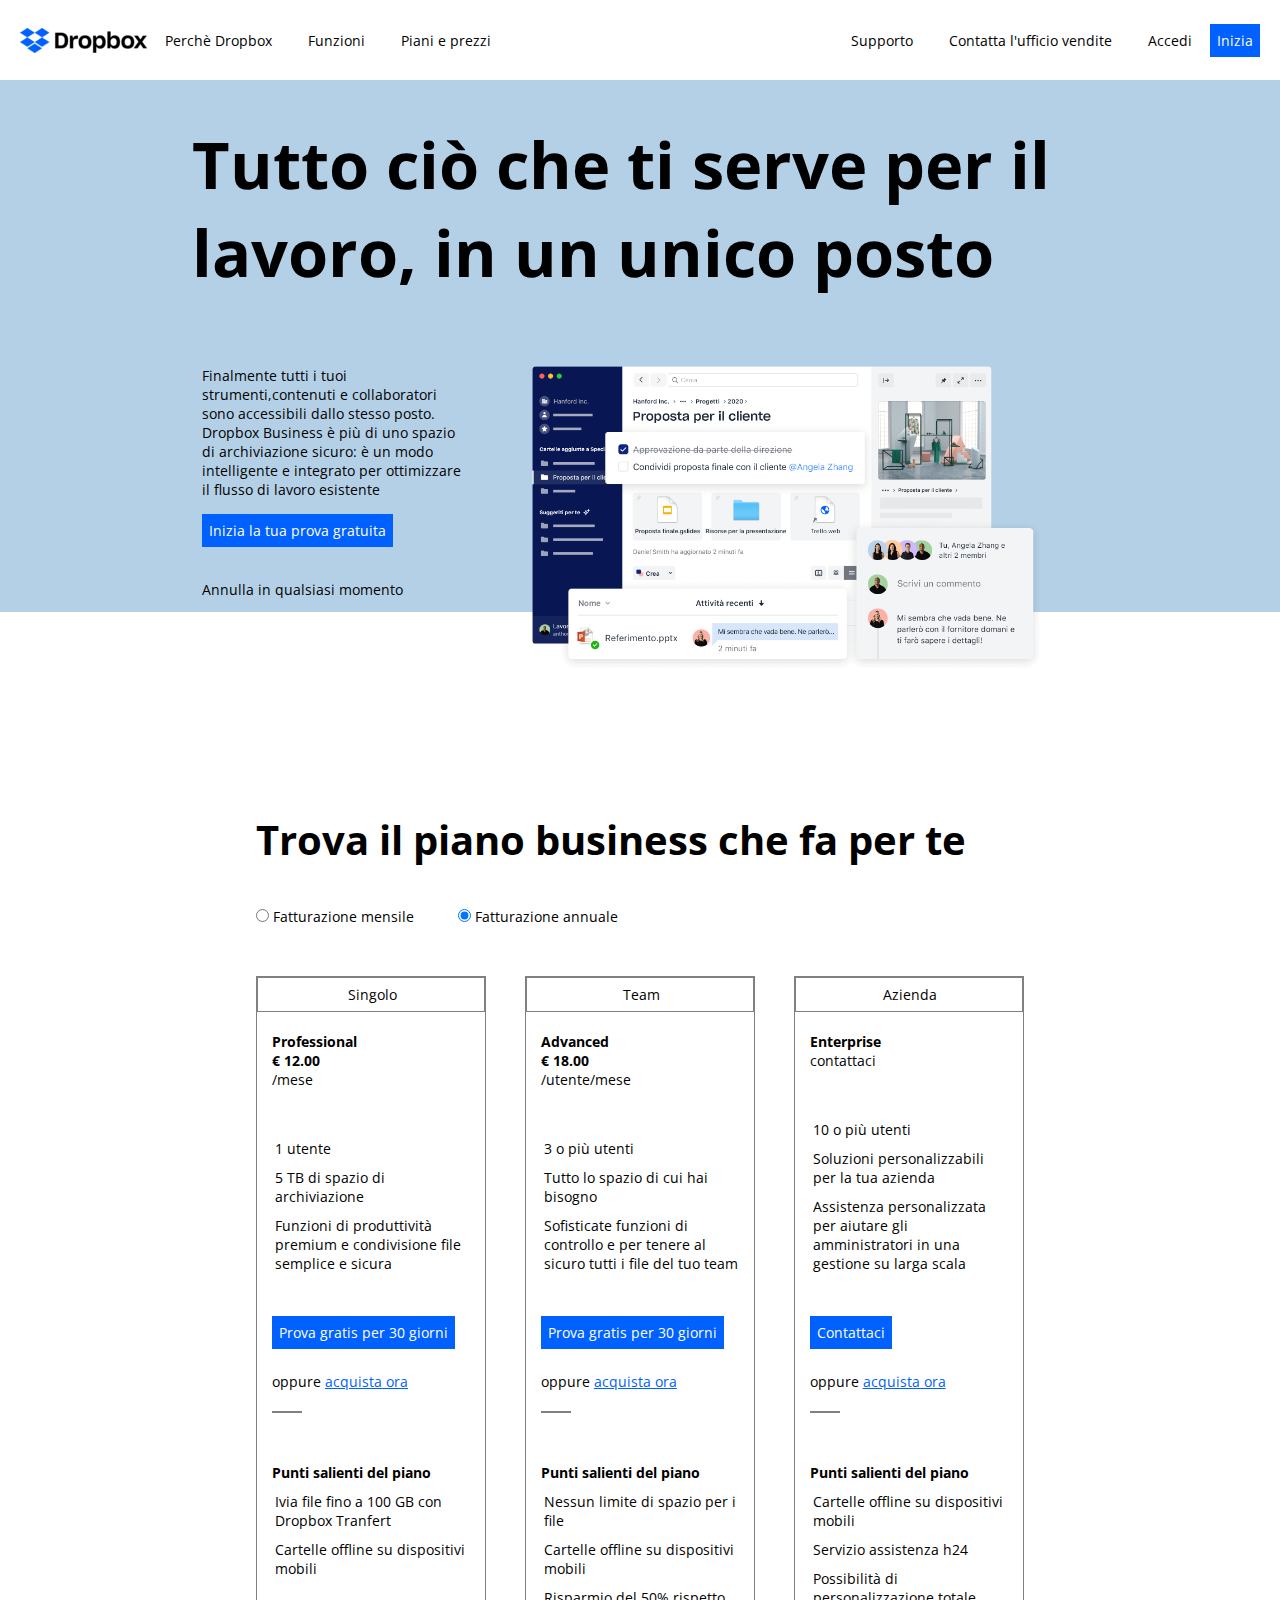
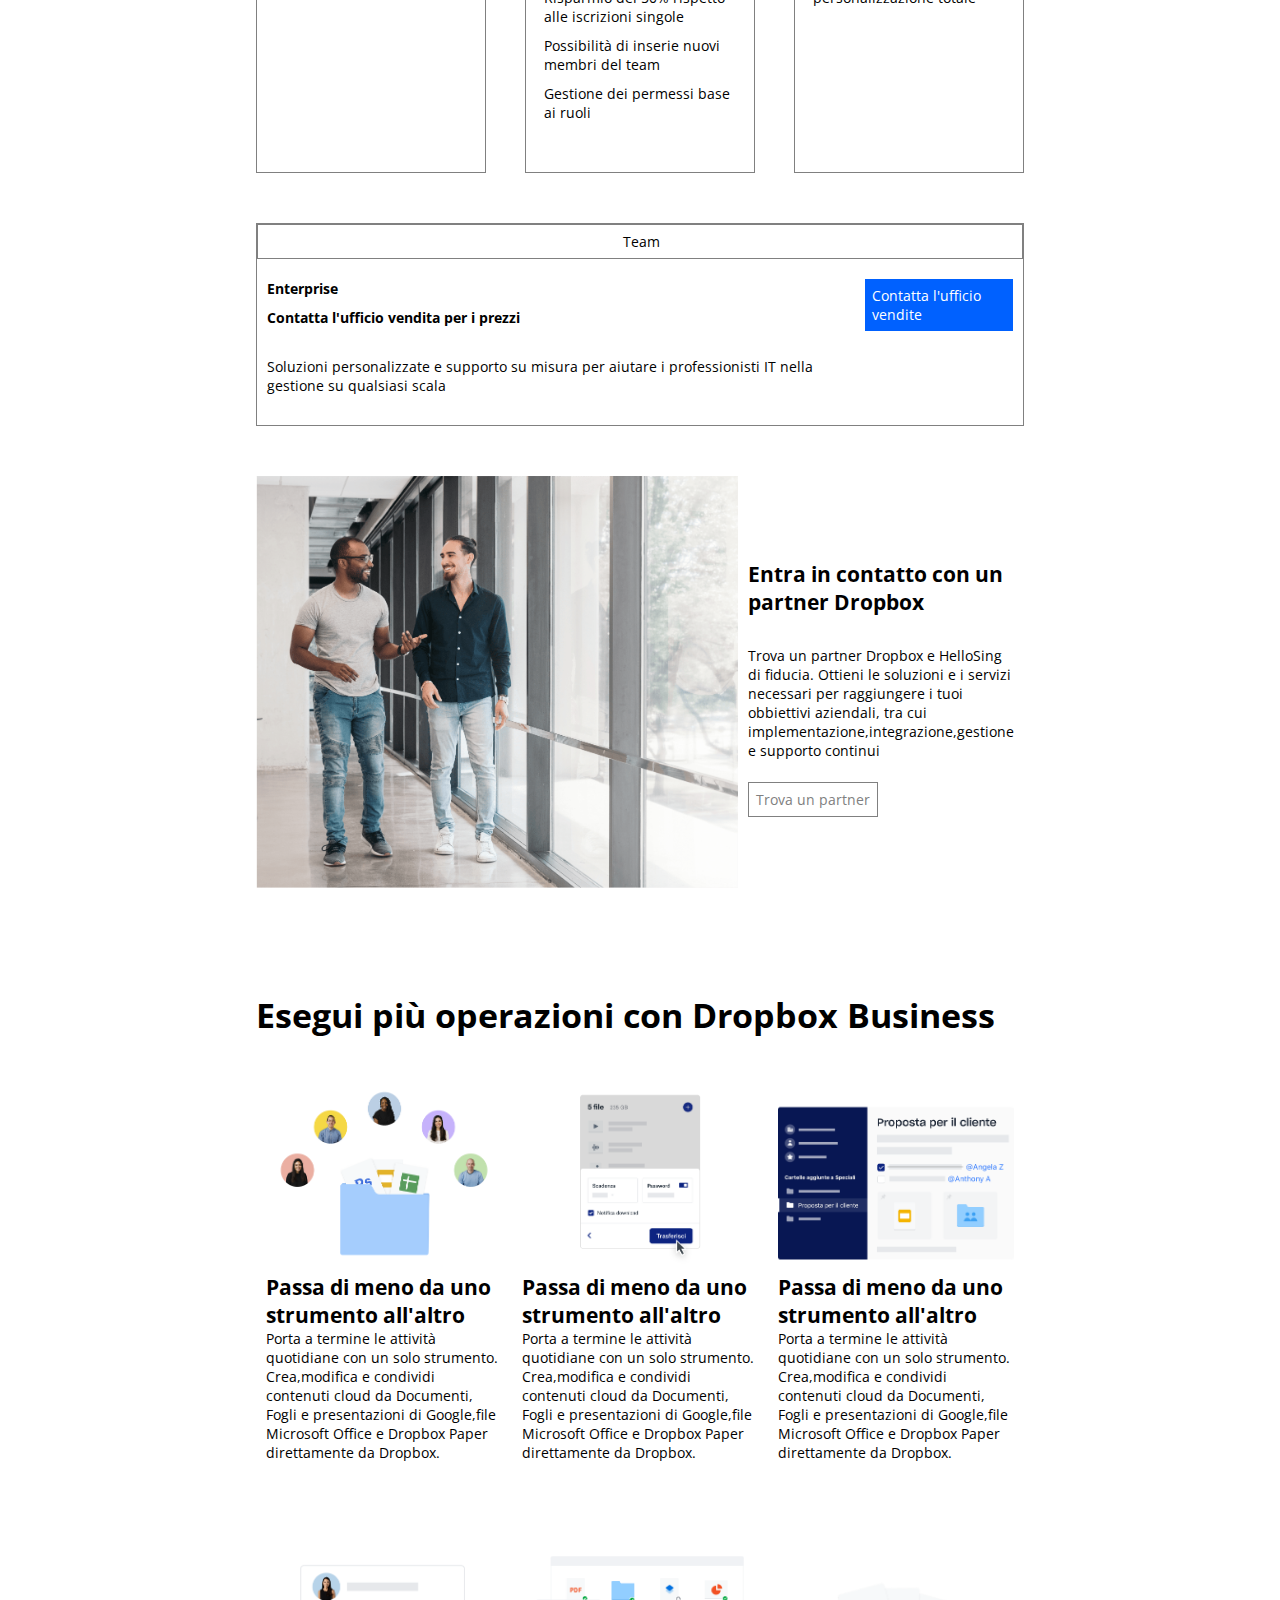
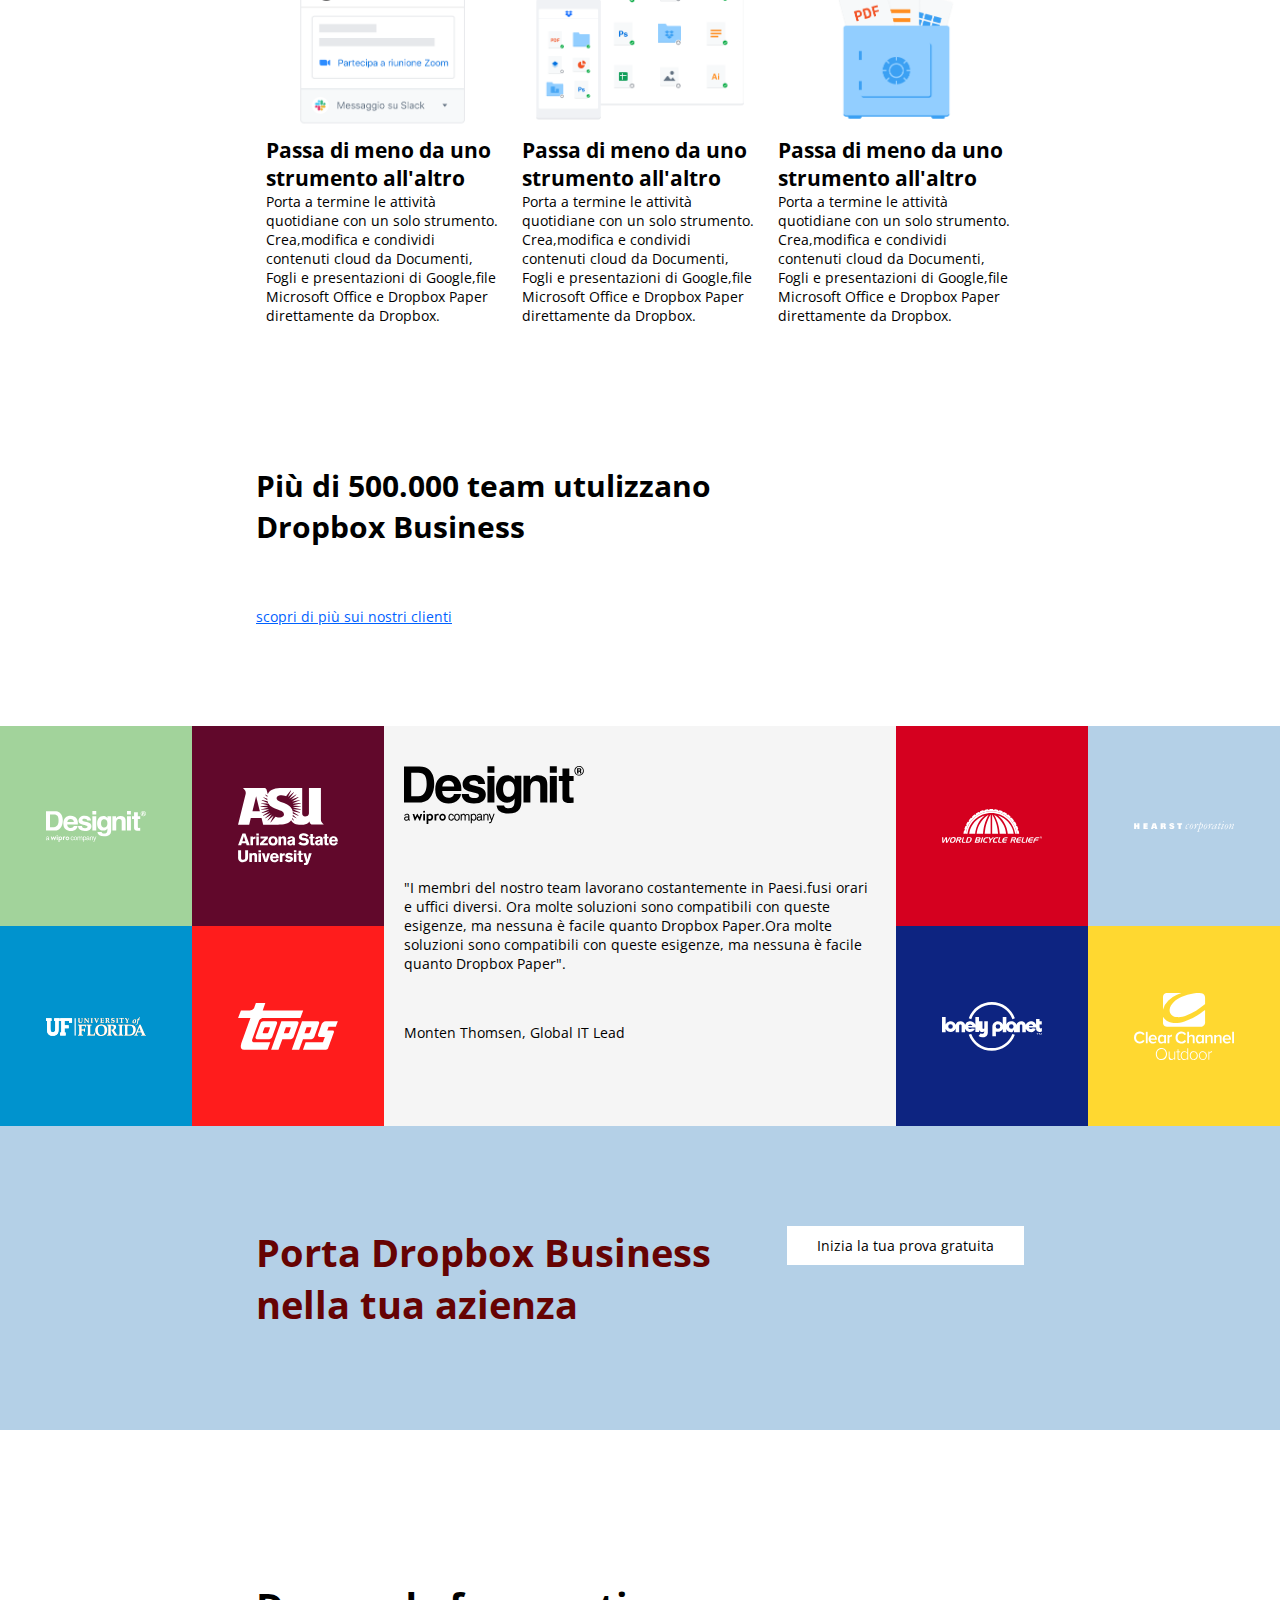
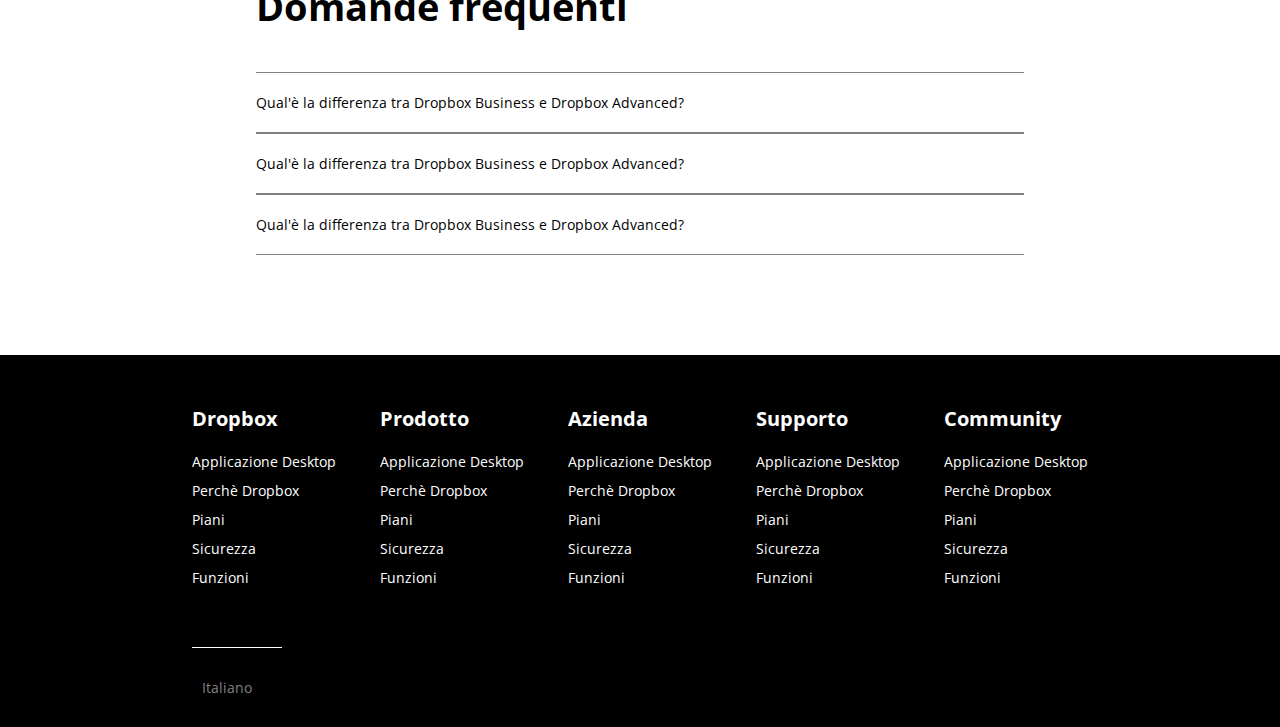
<file: index.html>
<!DOCTYPE html>
<html lang="en">
<head>
    <meta charset="UTF-8">
    <meta name="viewport" content="width=device-width, initial-scale=1.0">
    <link rel="preconnect" href="https://fonts.googleapis.com">
    <link rel="preconnect" href="https://fonts.gstatic.com" crossorigin>
    <link href="https://fonts.googleapis.com/css2?family=Fredoka:wght@700&family=Open+Sans:ital,wght@0,300;0,500;1,500&display=swap" rel="stylesheet">
    <link rel="stylesheet" href="https://cdnjs.cloudflare.com/ajax/libs/font-awesome/6.4.2/css/all.min.css" integrity="sha512-z3gLpd7yknf1YoNbCzqRKc4qyor8gaKU1qmn+CShxbuBusANI9QpRohGBreCFkKxLhei6S9CQXFEbbKuqLg0DA==" crossorigin="anonymous" referrerpolicy="no-referrer" />
    <link rel="stylesheet" href="css/style.css">
    <title>Document</title>
</head>
<body>
    <!-- header -->

  <header>
      <div class="container-header">
        <div id="info-header">
            <img src="img/logo-small.png" alt="logo dropbox">
            <ul>
               <li><a class="link-nav" href="#">Perch&egrave; Dropbox</a></li>
               <li><a class="link-nav" href="#">Funzioni</a></li>
               <li><a class="link-nav" href="#">Piani e prezzi</a></li>
            </ul>
        </div>
        <div id="accedi-header">
            <ul>
                <li><a class="link-nav" href="#">Supporto</a></li>
                <li><a class="link-nav" href="#">Contatta l'ufficio vendite</a></li>
                <li><a class="link-nav" href="#">Accedi</a></li>
             </ul>

            <a class="button" href="#">Inizia</a>
        </div>
      </div>


  </header>

    <!-- prima sezione -->
    <section id="sezione-introduzione">
        <div class="container-introduzione">
            <h1>Tutto ci&ograve; che ti serve per il lavoro, in un unico posto</h1>
            <div id="text-container-introduzione">
                 <div class="prova-gratuita">
                    <p>Finalmente tutti i tuoi strumenti,contenuti e collaboratori sono accessibili dallo stesso posto. Dropbox Business &egrave; più di uno spazio di archiviazione sicuro: &egrave; un modo intelligente e integrato per ottimizzare il flusso di lavoro esistente</p>
                    <a class="button" href="#">Inizia la tua prova gratuita</a>
                    <div>Annulla in qualsiasi momento</div>
                    <i class="fa-solid fa-arrow-down" id="fa-arrow-down"></i>
                 </div>
                 <div id="business-feature-coordinate">
                    <img src="img/jumbo.png" alt="">
                 </div>
            </div>
        </div>
    </section>


    <!-- seconda piano business -->
      <section class="piano-business">
        <div class="container-piano-business">
           <h2>Trova il piano business che fa per te</h2>
           <input type="radio" checked="checked" value="male" name="gender"> Fatturazione mensile
           <input id="fatturazioni" type="radio" checked="checked" value="male" name="gender"> Fatturazione annuale
           <div class="piani-business">
            <div class=" piano">
                    <div id="piano-singolo"><i class="fa-solid fa-user"></i>Singolo</div>
                    <div class="text-piano">
                        <h4>Professional</h4>
                        <div><strong>€ 12.00</strong></div>
                        <div>/mese</div>
                        <ul>
                           <li class="list-piani"><i class="fa-solid fa-user"></i>1 utente</li>
                           <li class="list-piani"><i class="fa-solid fa-folder"></i>5 TB di spazio di archiviazione</li>
                           <li class="list-piani"><i class="fa-solid fa-share-nodes"></i>Funzioni di produttività premium e condivisione file semplice e sicura</li>
                        </ul>
                        <a class="button" href="#">Prova gratis per 30 giorni</a>
                        <div class="acquista">oppure <a href="#">acquista ora</a></div>
                        <div class="line"></div>
                         <ul>
                            <strong>Punti salienti del piano</strong>
                           <li class="list-piani"><i class="fa-solid fa-check"></i>Ivia file fino a 100 GB con Dropbox Tranfert</li>
                           <li class="list-piani"><i class="fa-solid fa-check"></i>Cartelle offline su dispositivi mobili</li>
                        </ul>
                    </div>
            </div>
            <div class=" piano">
                <div id="piano-singolo"><i class="fa-solid fa-users"></i>Team</div>
                <div class="text-piano">
                    <h4>Advanced</h4>
                    <div><strong>€ 18.00</strong></div>
                    <div>/utente/mese</div>
                    <ul>
                       <li class="list-piani"><i class="fa-solid fa-users"></i>3 o più utenti</li>
                       <li class="list-piani"><i class="fa-solid fa-folder"></i>Tutto lo spazio di cui hai bisogno</li>
                       <li class="list-piani"><i class="fa-solid fa-share-nodes"></i>Sofisticate funzioni di controllo e per tenere al sicuro tutti i file del tuo team</li>
                    </ul>
                    <a class="button" href="#">Prova gratis per 30 giorni</a>
                    <div class="acquista">oppure <a href="#">acquista ora</a></div>
                    <div class="line"></div>
                     <ul>
                        <strong>Punti salienti del piano</strong>
                       <li class="list-piani"><i class="fa-solid fa-check"></i>Nessun limite di spazio per i file</li>
                       <li class="list-piani"><i class="fa-solid fa-check"></i>Cartelle offline su dispositivi mobili</li>
                       <li class="list-piani"><i class="fa-solid fa-check"></i>Risparmio del 50% rispetto alle iscrizioni singole</li>
                       <li class="list-piani"><i class="fa-solid fa-check"></i>Possibilità di inserie nuovi membri del team</li>
                       <li class="list-piani"><i class="fa-solid fa-check"></i>Gestione dei permessi base ai ruoli</li>
                    </ul>
                </div>
        </div>
        <div class=" piano">
            <div id="piano-singolo"><i class="fa-solid fa-user"></i>Azienda</div>
            <div class="text-piano">
                <h4>Enterprise</h4>
                <div>contattaci</div>
                <ul>
                   <li class="list-piani"><i class="fa-solid fa-user"></i>10 o più utenti</li>
                   <li class="list-piani"><i class="fa-solid fa-folder"></i>Soluzioni personalizzabili per la tua azienda</li>
                   <li class="list-piani"><i class="fa-solid fa-share-nodes"></i>Assistenza personalizzata per aiutare gli amministratori in una gestione su larga scala</li>
                </ul>
                <a class="button" href="#">Contattaci</a>
                <div class="acquista">oppure <a href="#">acquista ora</a></div>
                <div class="line"></div>
                 <ul>
                    <strong>Punti salienti del piano</strong>
                   <li class="list-piani"><i class="fa-solid fa-check"></i>Cartelle offline su dispositivi mobili</li>
                   <li class="list-piani"><i class="fa-solid fa-check"></i>Servizio assistenza h24</li>
                   <li class="list-piani"><i class="fa-solid fa-check"></i>Possibilità di personalizzazione totale</li>
                </ul>
            </div>
        </div>


      </section>

    <!-- terza team-->

    <section>
        <div class="container-team">
            <div id="piano-singolo"><i class="fa-solid fa-users"></i>Team</div>
            <div class="text-team">
                <div>
                    <h4>Enterprise</h4>
                   <div><strong>Contatta l'ufficio vendita per i prezzi</strong></div>
                   <p>Soluzioni personalizzate e supporto su misura per aiutare i professionisti IT nella gestione su qualsiasi scala</p>
                </div>
                 <a class="button" href="#">Contatta l'ufficio vendite</a>

            </div>


        </div>
    </section>

    <!-- sezione partner -->
    <section>
         <div class="container-partner">
            <div id="partner-img"> <img src="img/partner.png" alt="partner"></div>
            <div id="text-partner">
                <h2>Entra in contatto con un partner Dropbox</h2>
                <p>Trova un partner Dropbox e HelloSing di fiducia. Ottieni le soluzioni e i servizi necessari per raggiungere i tuoi obbiettivi aziendali, tra cui implementazione,integrazione,gestione e supporto continui</p>
                <a class="button button-partner" href="#">Trova un partner</a>

            </div>

         </div>
    </section>

    <!-- sezione operazoni Dropbox -->

    <section>
        <div class="container-operazioni">
            <h2>Esegui più operazioni con Dropbox Business</h2>
            <div id="griglia-operazioni">
                <div class="colonna-operazione">
                    <img src="img/business-feature-switching-tools.png" alt="business-feature-switching-tools">
                    <h3>Passa di meno da uno strumento all'altro</h3>
                    <p>Porta a termine le attività quotidiane con un solo strumento. Crea,modifica e condividi contenuti cloud da Documenti, Fogli e presentazioni di Google,file Microsoft Office e Dropbox Paper direttamente da Dropbox. </p>
                </div>
                <div class="colonna-operazione">
                    <img src="img/business-feature-send-files-it.png" alt="">
                    <h3>Passa di meno da uno strumento all'altro</h3>
                    <p>Porta a termine le attività quotidiane con un solo strumento. Crea,modifica e condividi contenuti cloud da Documenti, Fogli e presentazioni di Google,file Microsoft Office e Dropbox Paper direttamente da Dropbox. </p>
                </div>
                <div class="colonna-operazione">
                    <img src="img/business-feature-coordinate-it.png" alt="">
                    <h3>Passa di meno da uno strumento all'altro</h3>
                    <p>Porta a termine le attività quotidiane con un solo strumento. Crea,modifica e condividi contenuti cloud da Documenti, Fogli e presentazioni di Google,file Microsoft Office e Dropbox Paper direttamente da Dropbox. </p>
                </div>
                <div class="colonna-operazione">
                    <img src="img/business-feature-integrations-it.png" alt="business-feature-switching-tools">
                    <h3>Passa di meno da uno strumento all'altro</h3>
                    <p>Porta a termine le attività quotidiane con un solo strumento. Crea,modifica e condividi contenuti cloud da Documenti, Fogli e presentazioni di Google,file Microsoft Office e Dropbox Paper direttamente da Dropbox. </p>
                </div>
                <div class="colonna-operazione">
                    <img src="img/business-feature-multi-device.png" alt="business-feature-switching-tools">
                    <h3>Passa di meno da uno strumento all'altro</h3>
                    <p>Porta a termine le attività quotidiane con un solo strumento. Crea,modifica e condividi contenuti cloud da Documenti, Fogli e presentazioni di Google,file Microsoft Office e Dropbox Paper direttamente da Dropbox. </p>
                </div>
                <div class="colonna-operazione">
                    <img src="img/business-feature-security.png" alt="business-feature-switching-tools">
                    <h3>Passa di meno da uno strumento all'altro</h3>
                    <p>Porta a termine le attività quotidiane con un solo strumento. Crea,modifica e condividi contenuti cloud da Documenti, Fogli e presentazioni di Google,file Microsoft Office e Dropbox Paper direttamente da Dropbox. </p>
                </div>

            </div>

        </div>
    </section>

    <!-- sezione iscritti -->
    <section>
        <div class="container-iscritti">
            <h2>Più di 500.000 team utulizzano <br>Dropbox Business</h2>
            <a href="#">scopri di più sui nostri clienti</a>
        </div>
    </section>

    <!-- sezione loghi-->
    <section class="loghi">
        <div class="blocchi-loghi">
            <div class="logo-singolo designit"><img src="img/designit.svg" alt=""></div>
            <div class="logo-singolo asu"><img src="img/arizona_state_university.svg" alt=""></div>
            <div class="logo-singolo florida"><img src="img/university_of_florida.svg" alt=""></div>
            <div class="logo-singolo topps"><img src="img/topps.svg" alt=""></div>
        </div>
        <div id="bloccho-logo-centrale">
            <img src="img/designit.svg" alt="">
            <p>"I membri del nostro team lavorano costantemente in Paesi.fusi orari e uffici diversi. Ora molte soluzioni sono compatibili con queste esigenze, ma nessuna è facile quanto Dropbox Paper.Ora molte soluzioni sono compatibili con queste esigenze, ma nessuna è facile quanto Dropbox Paper". </p>
            <div>Monten Thomsen, Global IT Lead</div>
        </div>
        <div class="blocchi-loghi">
            <div class="logo-singolo bicycle"><img src="img/world_bicycle_relief.svg" alt=""></div>
            <div class="logo-singolo hearst"><img src="img/hearst_corp.svg" alt=""></div>
            <div class="logo-singolo planet"><img src="img/lonely_planet.svg" alt=""></div>
            <div class="logo-singolo channel"><img src="img/clear_channel.svg" alt=""></div>

        </div>
    


    </section>

    <!-- sezione prova gratuita -->
    <section  id="prova-gratuita">
        <div class="container-prova-gratuita">
            <h2>Porta Dropbox Business <br>nella tua azienza</h2>
            <a class="button button-prova-gratuita"  href="#">Inizia la tua prova gratuita</a>
        </div>
        

    </section>

    <!--sezione domande-->
    <section>
        <div class="container-domande">
            <h2>Domande frequenti</h2>
            <ul id="lista-domande">
                <li>Qual'è la differenza tra Dropbox Business e Dropbox Advanced?<i class="fa-solid fa-chevron-down"></i></li>
                <li>Qual'è la differenza tra Dropbox Business e Dropbox Advanced?<i class="fa-solid fa-chevron-down"></i></li>
                <li>Qual'è la differenza tra Dropbox Business e Dropbox Advanced?<i class="fa-solid fa-chevron-down"></i></li>
            </ul>
        </div>
    </section>

    <!-- footer -->
    <footer>
        <div class="container-footer">
            <ul class="lista-footer">
                <h4>Dropbox</h4>
                <li><a class="link-footer" href="#">Applicazione Desktop</a></li>
                <li><a class="link-footer"  href="#">Perchè Dropbox</a></li>
                <li><a class="link-footer"  href="#">Piani</a></li>
                <li><a class="link-footer"  href="#">Sicurezza</a></li>
                <li><a class="link-footer"  href="#">Funzioni</a></li>
            </ul>
            <ul class="lista-footer">
                <h4>Prodotto</h4>
                <li><a class="link-footer" href="#">Applicazione Desktop</a></li>
                <li><a class="link-footer"  href="#">Perchè Dropbox</a></li>
                <li><a class="link-footer"  href="#">Piani</a></li>
                <li><a class="link-footer"  href="#">Sicurezza</a></li>
                <li><a class="link-footer"  href="#">Funzioni</a></li>
            </ul>
            <ul class="lista-footer">
                <h4>Azienda</h4>
                <li><a class="link-footer" href="#">Applicazione Desktop</a></li>
                <li><a class="link-footer"  href="#">Perchè Dropbox</a></li>
                <li><a class="link-footer"  href="#">Piani</a></li>
                <li><a class="link-footer"  href="#">Sicurezza</a></li>
                <li><a class="link-footer"  href="#">Funzioni</a></li>
            </ul>
            <ul class="lista-footer">
                <h4>Supporto</h4>
                <li><a class="link-footer" href="#">Applicazione Desktop</a></li>
                <li><a class="link-footer"  href="#">Perchè Dropbox</a></li>
                <li><a class="link-footer"  href="#">Piani</a></li>
                <li><a class="link-footer"  href="#">Sicurezza</a></li>
                <li><a class="link-footer"  href="#">Funzioni</a></li>
            </ul>
            <ul class="lista-footer">
                <h4>Community</h4>
                <li><a class="link-footer" href="#">Applicazione Desktop</a></li>
                <li><a class="link-footer"  href="#">Perchè Dropbox</a></li>
                <li><a class="link-footer"  href="#">Piani</a></li>
                <li><a class="link-footer"  href="#">Sicurezza</a></li>
                <li><a class="link-footer"  href="#">Funzioni</a></li>
            </ul>
        </div>
        <div  id="lingua">
            <div><i class="fa-solid fa-globe"></i>Italiano<i class="fa-solid fa-caret-up"></i></div>
        </div>
    </footer>


</body>
</html>
</file>
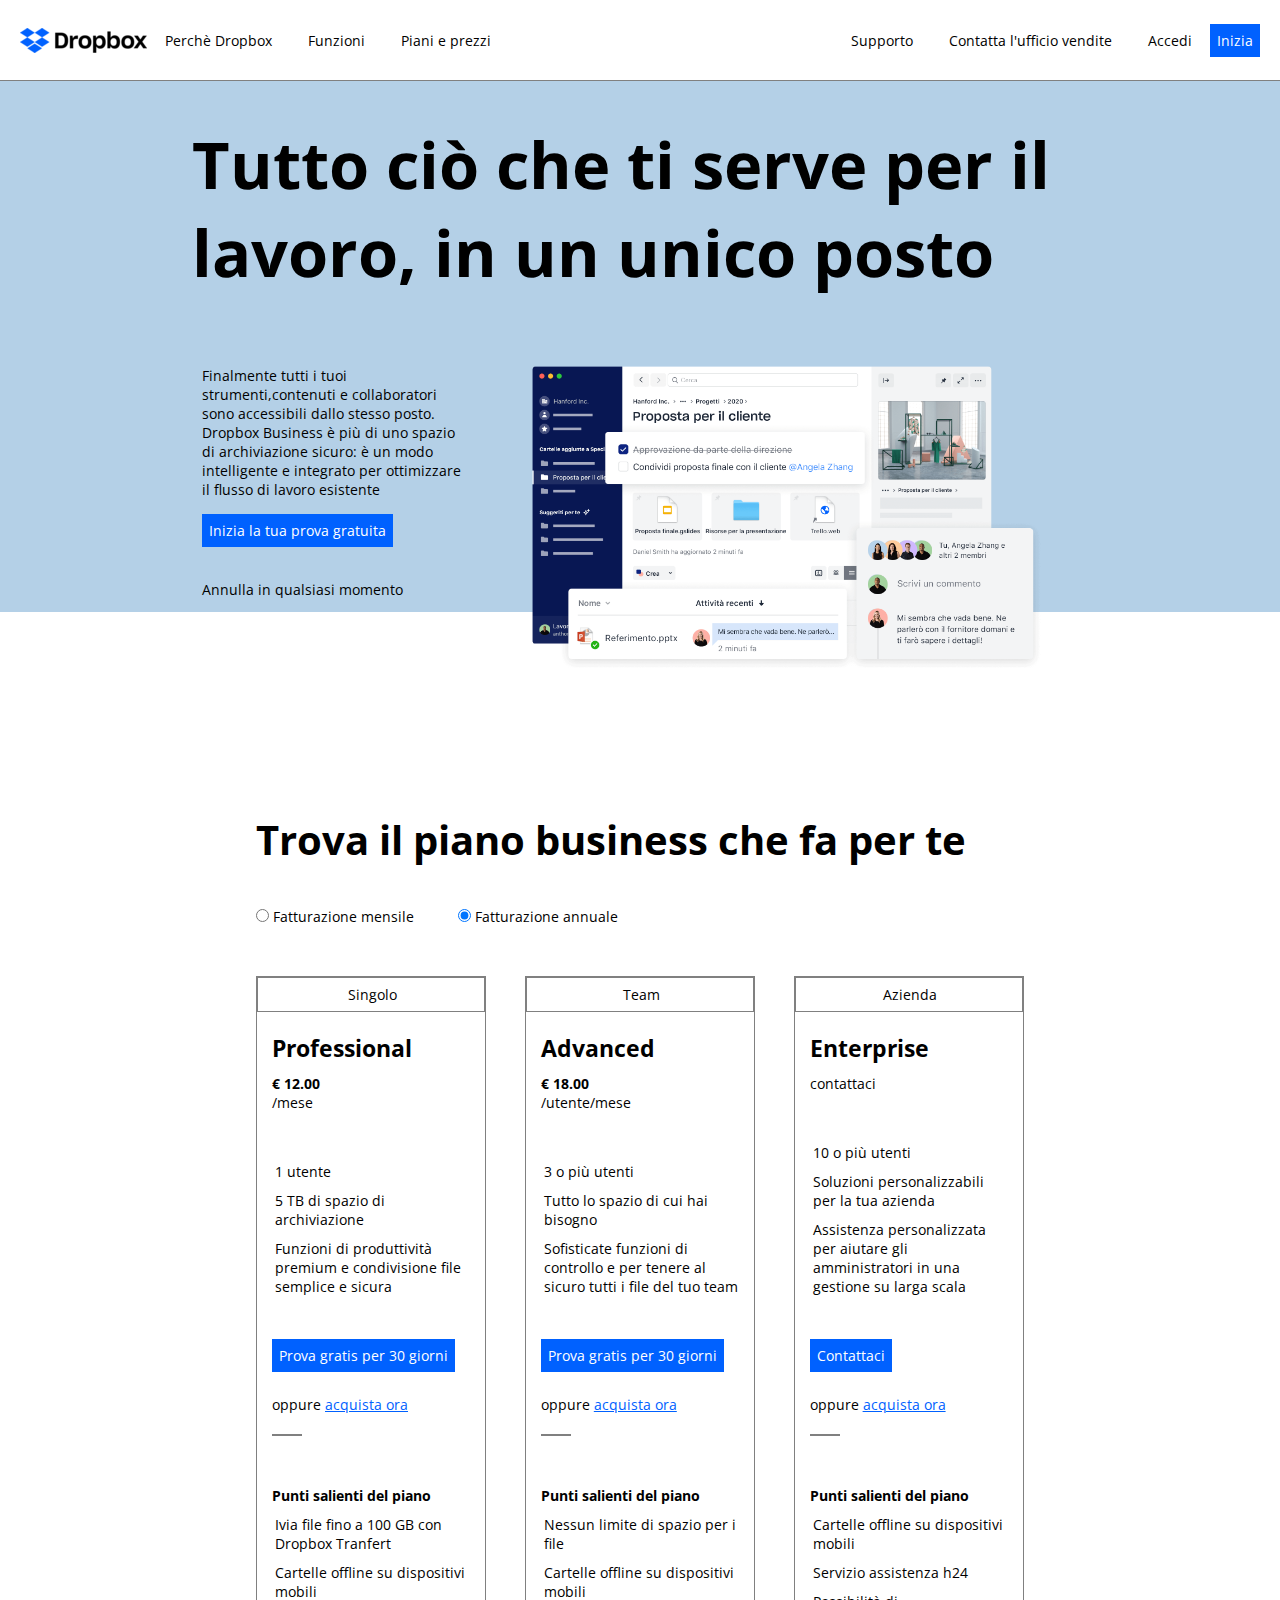
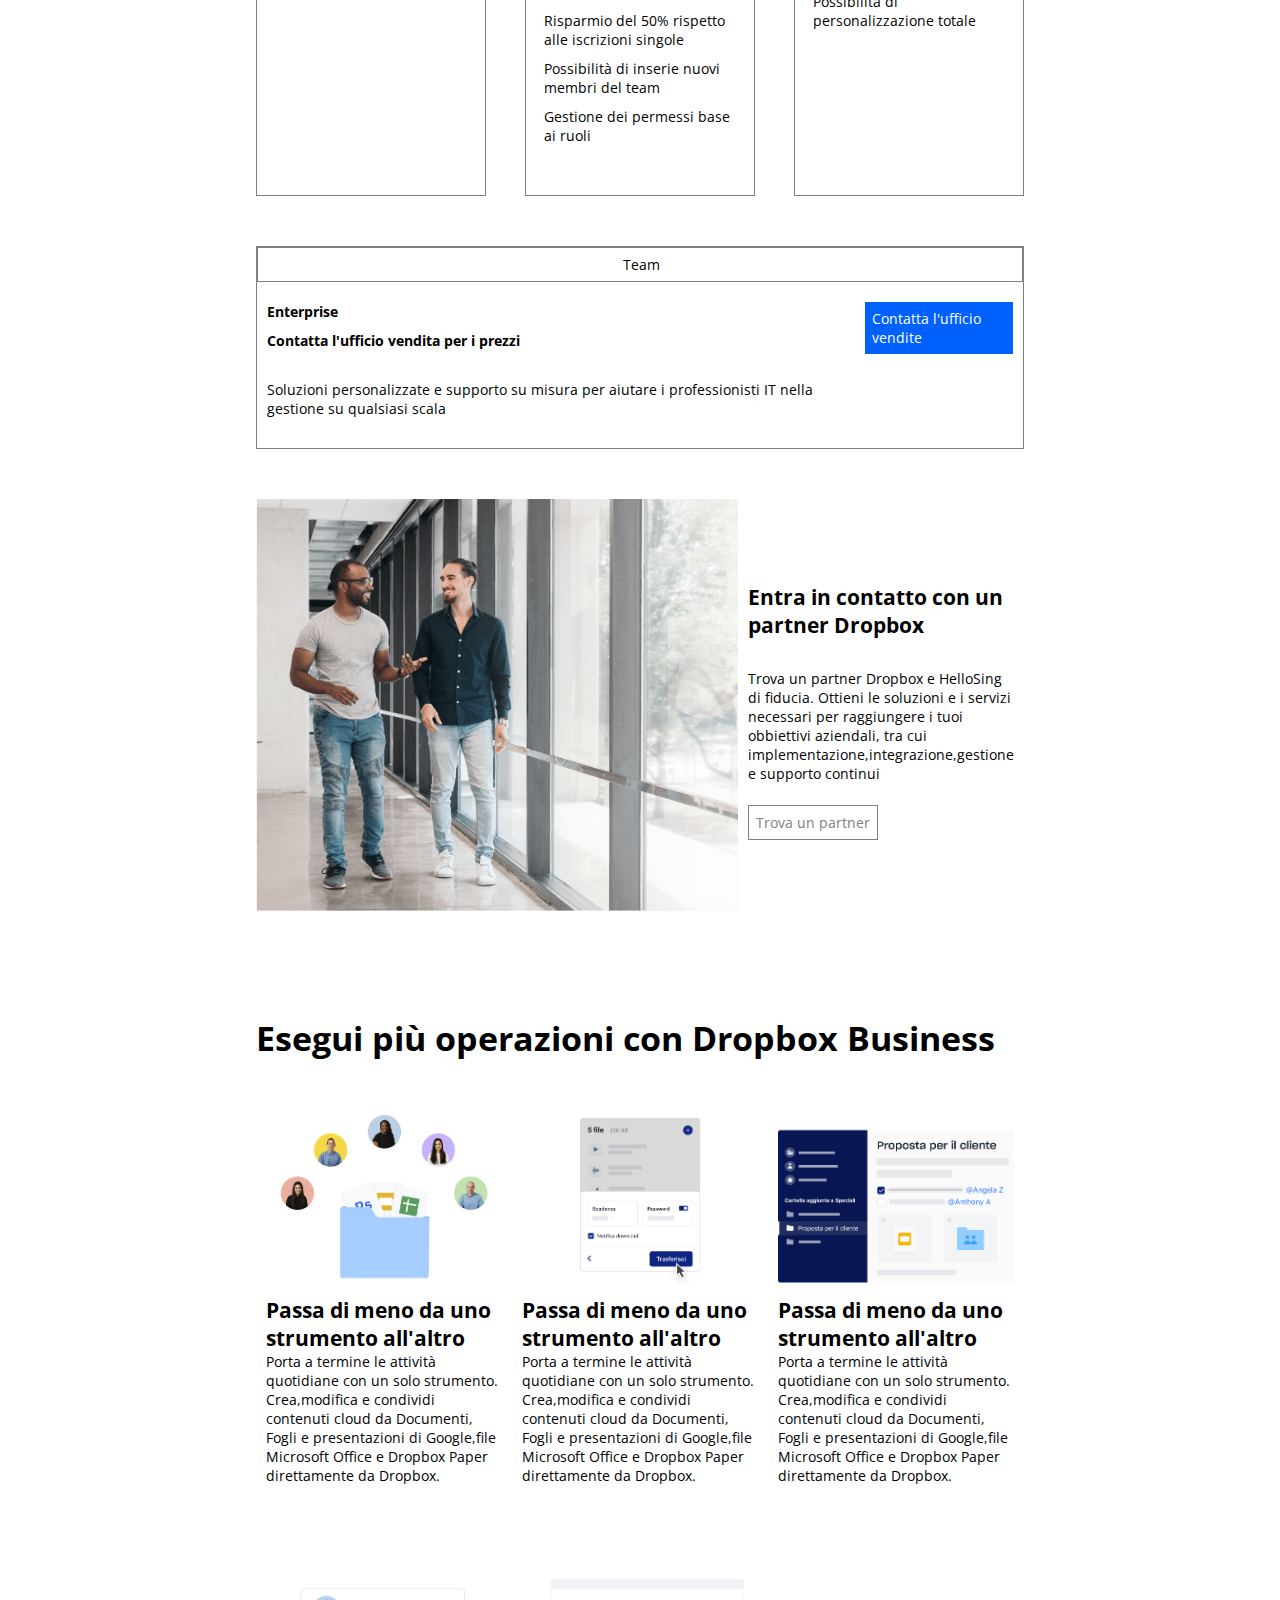
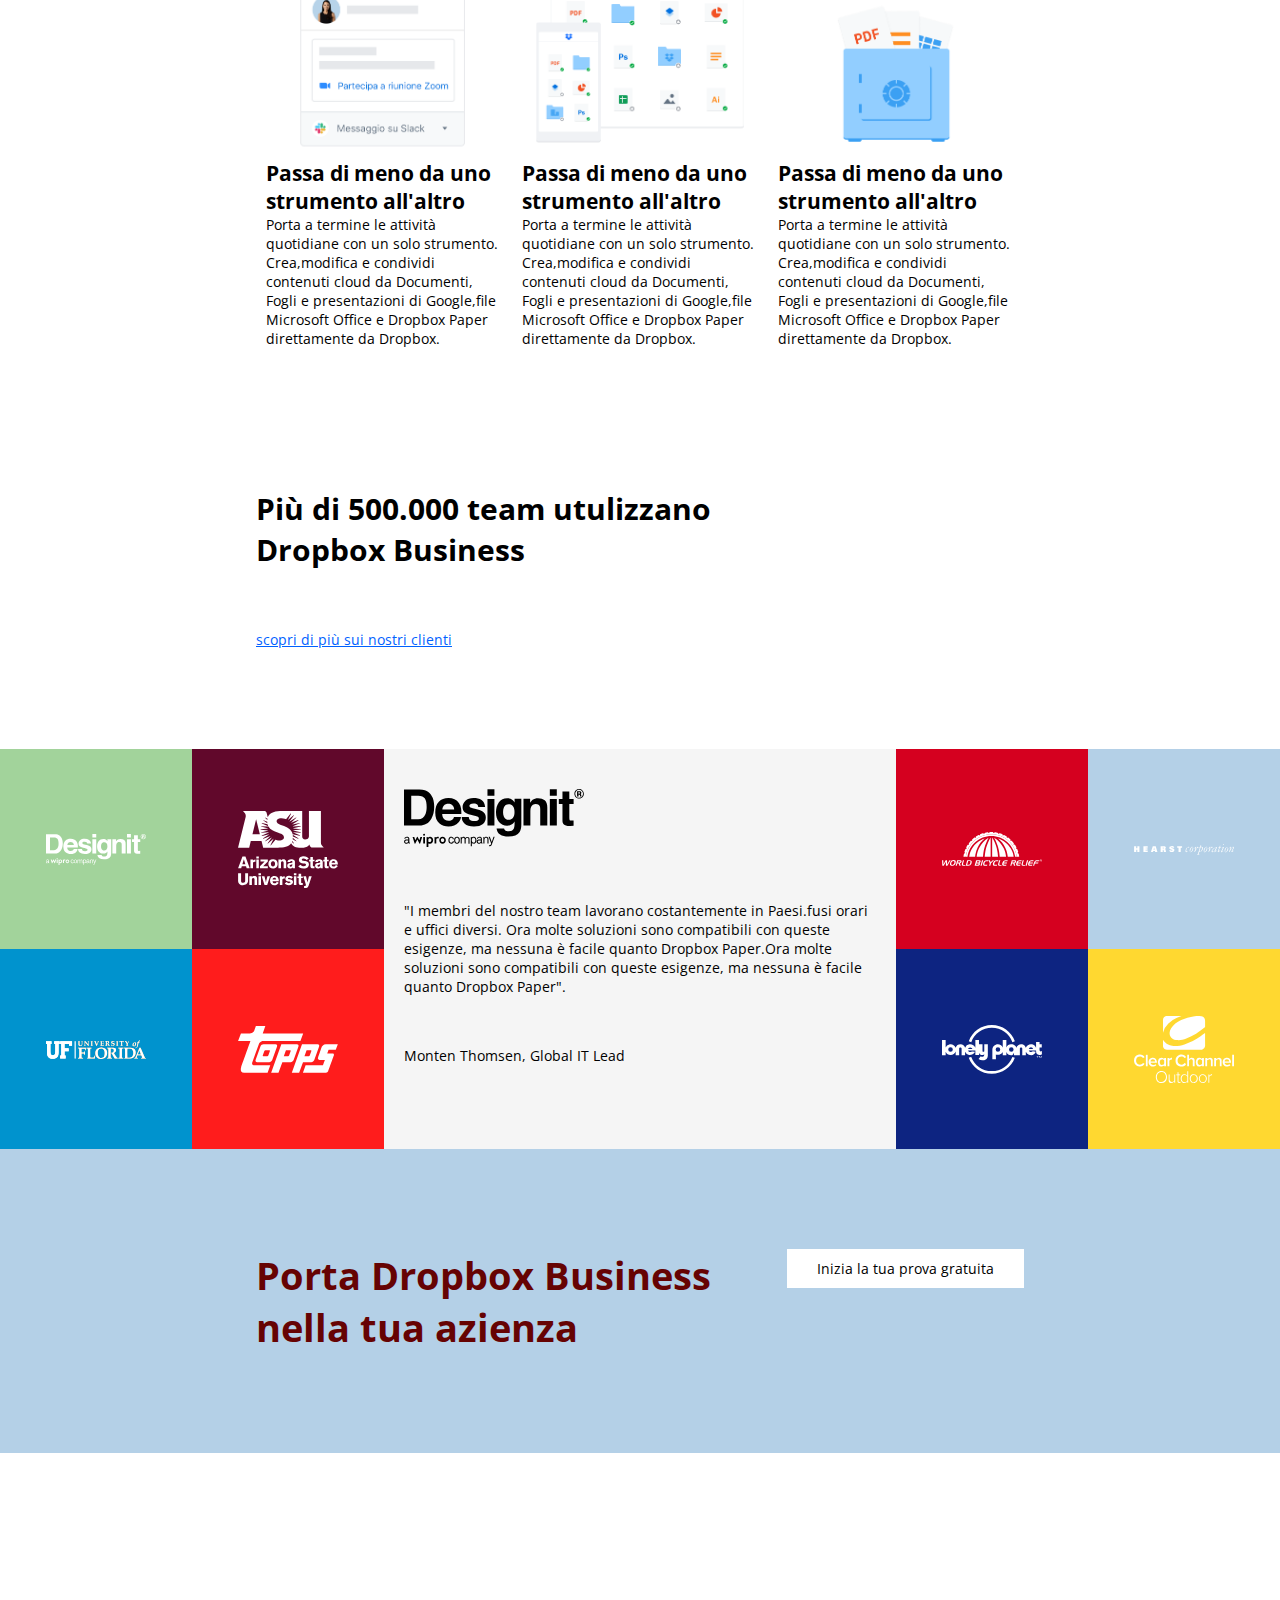
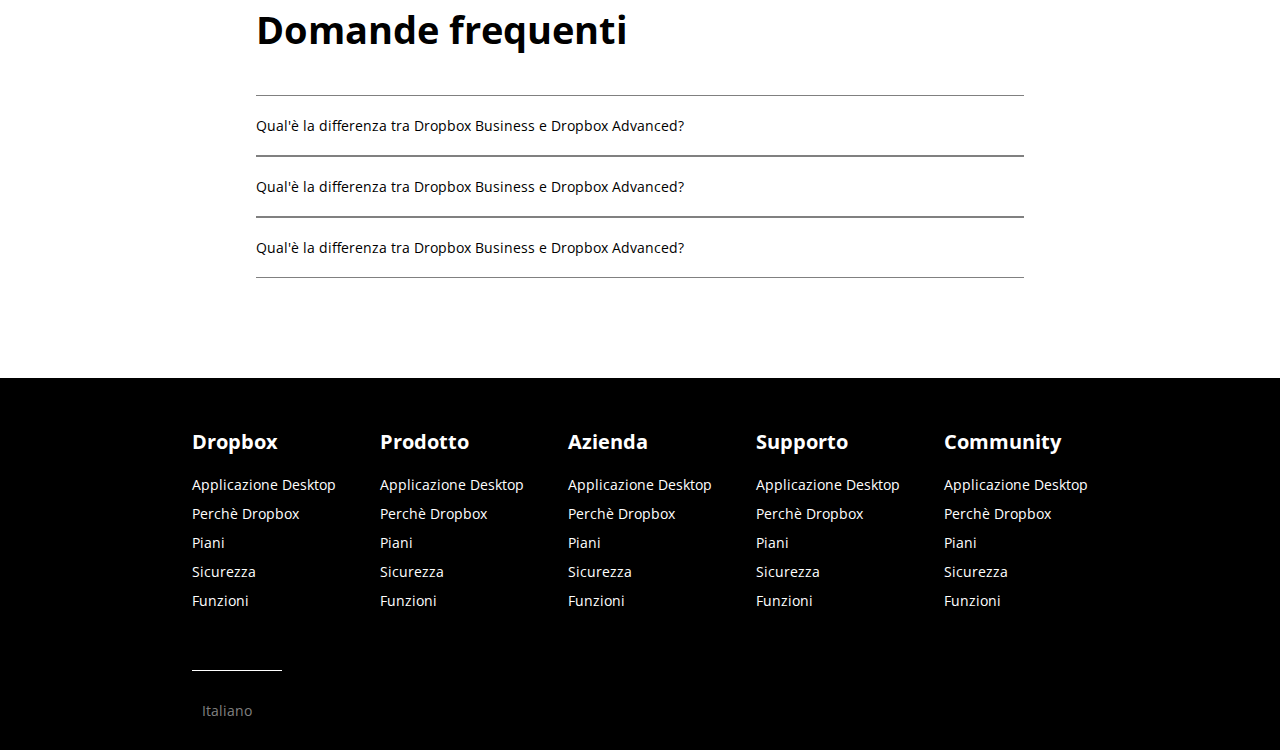
<file: bonus/index.html>
<!DOCTYPE html>
<html lang="en">
<head>
    <meta charset="UTF-8">
    <meta name="viewport" content="width=device-width, initial-scale=1.0">
    <link rel="preconnect" href="https://fonts.googleapis.com">
    <link rel="preconnect" href="https://fonts.gstatic.com" crossorigin>
    <link href="https://fonts.googleapis.com/css2?family=Fredoka:wght@700&family=Open+Sans:ital,wght@0,300;0,500;1,500&display=swap" rel="stylesheet">
    <link rel="stylesheet" href="https://cdnjs.cloudflare.com/ajax/libs/font-awesome/6.4.2/css/all.min.css" integrity="sha512-z3gLpd7yknf1YoNbCzqRKc4qyor8gaKU1qmn+CShxbuBusANI9QpRohGBreCFkKxLhei6S9CQXFEbbKuqLg0DA==" crossorigin="anonymous" referrerpolicy="no-referrer" />
    <link rel="stylesheet" href="css/style.css">
    <title>Document</title>
</head>
<body>
    <!-- header -->

  <header>
      <div class="container-header">
        <div id="info-header">
            <img src="img/logo-small.png" alt="logo dropbox">
            <ul>
               <li><a class="link-nav" href="#">Perch&egrave; Dropbox</a></li>
               <li><a class="link-nav" href="#">Funzioni</a></li>
               <li><a class="link-nav" href="#">Piani e prezzi</a></li>
            </ul>
        </div>
        <div id="accedi-header">
            <ul>
                <li id="supporto">
                    <a class="link-nav" href="#">Supporto</a>
                    <div class="dropdown-link" >
                        <a href="#">Contatta l'ufficio vendite</a>
                        <a href="#">Centro Assistenza</a>
                        <a href="#">Forum delle Community</a>
                    </div>
                </li>
                <li><a class="link-nav" href="#">Contatta l'ufficio vendite</a></li>
                <li><a class="link-nav" href="#">Accedi</a></li>
             </ul>

            <a class="button" href="#">Inizia</a>
        </div>
      </div>


  </header>

    <!-- prima sezione -->
    <section id="sezione-introduzione">
        <div class="container-introduzione">
            <h1>Tutto ci&ograve; che ti serve per il lavoro, in un unico posto</h1>
            <div id="text-container-introduzione">
                 <div class="prova-gratuita">
                    <p>Finalmente tutti i tuoi strumenti,contenuti e collaboratori sono accessibili dallo stesso posto. Dropbox Business &egrave; più di uno spazio di archiviazione sicuro: &egrave; un modo intelligente e integrato per ottimizzare il flusso di lavoro esistente</p>
                    <a class="button" href="#">Inizia la tua prova gratuita</a>
                    <div>Annulla in qualsiasi momento</div>
                    <a href="#piano-business"><i class="fa-solid fa-arrow-down" id="fa-arrow-down"></i></a>
                 </div>
                 <div id="business-feature-coordinate">
                    <img src="img/jumbo.png" alt="">
                 </div>
            </div>
        </div>
    </section>


    <!-- seconda piano business -->
      <section id="piano-business">
        <div class="container-piano-business">
           <h2>Trova il piano business che fa per te</h2>
           <input type="radio" checked="checked" value="male" name="gender"> Fatturazione mensile
           <input id="fatturazioni" type="radio" checked="checked" value="male" name="gender"> Fatturazione annuale
           <div class="piani-business">
            <div class=" piano">
                    <div id="piano-singolo"><i class="fa-solid fa-user"></i>Singolo</div>
                    <div class="text-piano">
                        <h4>Professional</h4>
                        <div><strong>€ 12.00</strong></div>
                        <div>/mese</div>
                        <ul>
                           <li class="list-piani"><i class="fa-solid fa-user"></i>1 utente</li>
                           <li class="list-piani"><i class="fa-solid fa-folder"></i>5 TB di spazio di archiviazione</li>
                           <li class="list-piani"><i class="fa-solid fa-share-nodes"></i>Funzioni di produttività premium e condivisione file semplice e sicura</li>
                        </ul>
                        <a class="button" href="#">Prova gratis per 30 giorni</a>
                        <div class="acquista">oppure <a href="#">acquista ora</a></div>
                        <div class="line"></div>
                         <ul>
                            <strong>Punti salienti del piano</strong>
                           <li class="list-piani"><i class="fa-solid fa-check"></i>Ivia file fino a 100 GB con Dropbox Tranfert</li>
                           <li class="list-piani"><i class="fa-solid fa-check"></i>Cartelle offline su dispositivi mobili</li>
                        </ul>
                    </div>
            </div>
            <div class=" piano">
                <div id="piano-singolo"><i class="fa-solid fa-users"></i>Team</div>
                <div class="text-piano">
                    <h4>Advanced</h4>
                    <div><strong>€ 18.00</strong></div>
                    <div>/utente/mese</div>
                    <ul>
                       <li class="list-piani"><i class="fa-solid fa-users"></i>3 o più utenti</li>
                       <li class="list-piani"><i class="fa-solid fa-folder"></i>Tutto lo spazio di cui hai bisogno</li>
                       <li class="list-piani"><i class="fa-solid fa-share-nodes"></i>Sofisticate funzioni di controllo e per tenere al sicuro tutti i file del tuo team</li>
                    </ul>
                    <a class="button" href="#">Prova gratis per 30 giorni</a>
                    <div class="acquista">oppure <a href="#">acquista ora</a></div>
                    <div class="line"></div>
                     <ul>
                        <strong>Punti salienti del piano</strong>
                       <li class="list-piani"><i class="fa-solid fa-check"></i>Nessun limite di spazio per i file</li>
                       <li class="list-piani"><i class="fa-solid fa-check"></i>Cartelle offline su dispositivi mobili</li>
                       <li class="list-piani"><i class="fa-solid fa-check"></i>Risparmio del 50% rispetto alle iscrizioni singole</li>
                       <li class="list-piani"><i class="fa-solid fa-check"></i>Possibilità di inserie nuovi membri del team</li>
                       <li class="list-piani"><i class="fa-solid fa-check"></i>Gestione dei permessi base ai ruoli</li>
                    </ul>
                </div>
        </div>
        <div class=" piano">
            <div id="piano-singolo"><i class="fa-solid fa-user"></i>Azienda</div>
            <div class="text-piano">
                <h4>Enterprise</h4>
                <div>contattaci</div>
                <ul>
                   <li class="list-piani"><i class="fa-solid fa-user"></i>10 o più utenti</li>
                   <li class="list-piani"><i class="fa-solid fa-folder"></i>Soluzioni personalizzabili per la tua azienda</li>
                   <li class="list-piani"><i class="fa-solid fa-share-nodes"></i>Assistenza personalizzata per aiutare gli amministratori in una gestione su larga scala</li>
                </ul>
                <a class="button" href="#">Contattaci</a>
                <div class="acquista">oppure <a href="#">acquista ora</a></div>
                <div class="line"></div>
                 <ul>
                    <strong>Punti salienti del piano</strong>
                   <li class="list-piani"><i class="fa-solid fa-check"></i>Cartelle offline su dispositivi mobili</li>
                   <li class="list-piani"><i class="fa-solid fa-check"></i>Servizio assistenza h24</li>
                   <li class="list-piani"><i class="fa-solid fa-check"></i>Possibilità di personalizzazione totale</li>
                </ul>
            </div>
        </div>


      </section>

    <!-- terza team-->

    <section>
        <div class="container-team">
            <div id="piano-singolo"><i class="fa-solid fa-users"></i>Team</div>
            <div class="text-team">
                <div>
                    <h4>Enterprise</h4>
                   <div><strong>Contatta l'ufficio vendita per i prezzi</strong></div>
                   <p>Soluzioni personalizzate e supporto su misura per aiutare i professionisti IT nella gestione su qualsiasi scala</p>
                </div>
                 <a class="button" href="#">Contatta l'ufficio vendite</a>

            </div>


        </div>
    </section>

    <!-- sezione partner -->
    <section>
         <div class="container-partner">
            <div id="partner-img"> <img src="img/partner.png" alt="partner"></div>
            <div id="text-partner">
                <h2>Entra in contatto con un partner Dropbox</h2>
                <p>Trova un partner Dropbox e HelloSing di fiducia. Ottieni le soluzioni e i servizi necessari per raggiungere i tuoi obbiettivi aziendali, tra cui implementazione,integrazione,gestione e supporto continui</p>
                <a class="button button-partner" href="#">Trova un partner</a>

            </div>

         </div>
    </section>

    <!-- sezione operazoni Dropbox -->

    <section>
        <div class="container-operazioni">
            <h2>Esegui più operazioni con Dropbox Business</h2>
            <div id="griglia-operazioni">
                <div class="colonna-operazione">
                    <img src="img/business-feature-switching-tools.png" alt="business-feature-switching-tools">
                    <h3>Passa di meno da uno strumento all'altro</h3>
                    <p>Porta a termine le attività quotidiane con un solo strumento. Crea,modifica e condividi contenuti cloud da Documenti, Fogli e presentazioni di Google,file Microsoft Office e Dropbox Paper direttamente da Dropbox. </p>
                </div>
                <div class="colonna-operazione">
                    <img src="img/business-feature-send-files-it.png" alt="">
                    <h3>Passa di meno da uno strumento all'altro</h3>
                    <p>Porta a termine le attività quotidiane con un solo strumento. Crea,modifica e condividi contenuti cloud da Documenti, Fogli e presentazioni di Google,file Microsoft Office e Dropbox Paper direttamente da Dropbox. </p>
                </div>
                <div class="colonna-operazione">
                    <img src="img/business-feature-coordinate-it.png" alt="">
                    <h3>Passa di meno da uno strumento all'altro</h3>
                    <p>Porta a termine le attività quotidiane con un solo strumento. Crea,modifica e condividi contenuti cloud da Documenti, Fogli e presentazioni di Google,file Microsoft Office e Dropbox Paper direttamente da Dropbox. </p>
                </div>
                <div class="colonna-operazione">
                    <img src="img/business-feature-integrations-it.png" alt="business-feature-switching-tools">
                    <h3>Passa di meno da uno strumento all'altro</h3>
                    <p>Porta a termine le attività quotidiane con un solo strumento. Crea,modifica e condividi contenuti cloud da Documenti, Fogli e presentazioni di Google,file Microsoft Office e Dropbox Paper direttamente da Dropbox. </p>
                </div>
                <div class="colonna-operazione">
                    <img src="img/business-feature-multi-device.png" alt="business-feature-switching-tools">
                    <h3>Passa di meno da uno strumento all'altro</h3>
                    <p>Porta a termine le attività quotidiane con un solo strumento. Crea,modifica e condividi contenuti cloud da Documenti, Fogli e presentazioni di Google,file Microsoft Office e Dropbox Paper direttamente da Dropbox. </p>
                </div>
                <div class="colonna-operazione">
                    <img src="img/business-feature-security.png" alt="business-feature-switching-tools">
                    <h3>Passa di meno da uno strumento all'altro</h3>
                    <p>Porta a termine le attività quotidiane con un solo strumento. Crea,modifica e condividi contenuti cloud da Documenti, Fogli e presentazioni di Google,file Microsoft Office e Dropbox Paper direttamente da Dropbox. </p>
                </div>

            </div>

        </div>
    </section>

    <!-- sezione iscritti -->
    <section>
        <div class="container-iscritti">
            <h2>Più di 500.000 team utulizzano <br>Dropbox Business</h2>
            <a href="#">scopri di più sui nostri clienti</a>
        </div>
    </section>

    <!-- sezione loghi-->
    <section class="loghi">
        <div class="blocchi-loghi">
            <div class="logo-singolo designit"><img src="img/designit.svg" alt=""></div>
            <div class="logo-singolo asu"><img src="img/arizona_state_university.svg" alt=""></div>
            <div class="logo-singolo florida"><img src="img/university_of_florida.svg" alt=""></div>
            <div class="logo-singolo topps"><img src="img/topps.svg" alt=""></div>
        </div>
        <div id="bloccho-logo-centrale">
            <img src="img/designit.svg" alt="">
            <p>"I membri del nostro team lavorano costantemente in Paesi.fusi orari e uffici diversi. Ora molte soluzioni sono compatibili con queste esigenze, ma nessuna è facile quanto Dropbox Paper.Ora molte soluzioni sono compatibili con queste esigenze, ma nessuna è facile quanto Dropbox Paper". </p>
            <div>Monten Thomsen, Global IT Lead</div>
        </div>
        <div class="blocchi-loghi">
            <div class="logo-singolo bicycle"><img src="img/world_bicycle_relief.svg" alt=""></div>
            <div class="logo-singolo hearst"><img src="img/hearst_corp.svg" alt=""></div>
            <div class="logo-singolo planet"><img src="img/lonely_planet.svg" alt=""></div>
            <div class="logo-singolo channel"><img src="img/clear_channel.svg" alt=""></div>

        </div>
    


    </section>

    <!-- sezione prova gratuita -->
    <section  id="prova-gratuita">
        <div class="container-prova-gratuita">
            <h2>Porta Dropbox Business <br>nella tua azienza</h2>
            <a class="button button-prova-gratuita"  href="#">Inizia la tua prova gratuita</a>
        </div>
        

    </section>

    <!--sezione domande-->
    <section>
        <div class="container-domande">
            <h2>Domande frequenti</h2>
            <ul>
                <div id="lista-domande">
                    <li>Qual'è la differenza tra Dropbox Business e Dropbox Advanced? <i class="fa-solid fa-chevron-down"></i><i class="fa-solid fa-chevron-up"></i></li>
                    <div>Con la nostra applicazione desktop installata, tutto quello che devi fare è salvare i file nella cartella Dropbox sul tuo computer. Con l'applicazione mobile, puoi caricare file dal tuo cellulare o tablet utilizzando la fotocamera del dispositivo per scansionare i documenti su Dropbox.</div>
                </div>
                <div id="lista-domande">
                    <li>Qual'è la differenza tra Dropbox Business e Dropbox Advanced? <i class="fa-solid fa-chevron-down"></i><i class="fa-solid fa-chevron-up"></i></li>
                    <div>Con la nostra applicazione desktop installata, tutto quello che devi fare è salvare i file nella cartella Dropbox sul tuo computer. Con l'applicazione mobile, puoi caricare file dal tuo cellulare o tablet utilizzando la fotocamera del dispositivo per scansionare i documenti su Dropbox.</div>
                </div>
                <div id="lista-domande">
                    <li>Qual'è la differenza tra Dropbox Business e Dropbox Advanced? <i class="fa-solid fa-chevron-down"></i><i class="fa-solid fa-chevron-up"></i></li>
                    <div>Con la nostra applicazione desktop installata, tutto quello che devi fare è salvare i file nella cartella Dropbox sul tuo computer. Con l'applicazione mobile, puoi caricare file dal tuo cellulare o tablet utilizzando la fotocamera del dispositivo per scansionare i documenti su Dropbox.</div>
                </div>
                
               
            </ul>
        </div>
    </section>

    <!-- footer -->
    <footer>
        <div class="container-footer">
            <ul class="lista-footer">
                <h4>Dropbox</h4>
                <li><a class="link-footer" href="#">Applicazione Desktop</a></li>
                <li><a class="link-footer"  href="#">Perchè Dropbox</a></li>
                <li><a class="link-footer"  href="#">Piani</a></li>
                <li><a class="link-footer"  href="#">Sicurezza</a></li>
                <li><a class="link-footer"  href="#">Funzioni</a></li>
            </ul>
            <ul class="lista-footer">
                <h4>Prodotto</h4>
                <li><a class="link-footer" href="#">Applicazione Desktop</a></li>
                <li><a class="link-footer"  href="#">Perchè Dropbox</a></li>
                <li><a class="link-footer"  href="#">Piani</a></li>
                <li><a class="link-footer"  href="#">Sicurezza</a></li>
                <li><a class="link-footer"  href="#">Funzioni</a></li>
            </ul>
            <ul class="lista-footer">
                <h4>Azienda</h4>
                <li><a class="link-footer" href="#">Applicazione Desktop</a></li>
                <li><a class="link-footer"  href="#">Perchè Dropbox</a></li>
                <li><a class="link-footer"  href="#">Piani</a></li>
                <li><a class="link-footer"  href="#">Sicurezza</a></li>
                <li><a class="link-footer"  href="#">Funzioni</a></li>
            </ul>
            <ul class="lista-footer">
                <h4>Supporto</h4>
                <li><a class="link-footer" href="#">Applicazione Desktop</a></li>
                <li><a class="link-footer"  href="#">Perchè Dropbox</a></li>
                <li><a class="link-footer"  href="#">Piani</a></li>
                <li><a class="link-footer"  href="#">Sicurezza</a></li>
                <li><a class="link-footer"  href="#">Funzioni</a></li>
            </ul>
            <ul class="lista-footer">
                <h4>Community</h4>
                <li><a class="link-footer" href="#">Applicazione Desktop</a></li>
                <li><a class="link-footer"  href="#">Perchè Dropbox</a></li>
                <li><a class="link-footer"  href="#">Piani</a></li>
                <li><a class="link-footer"  href="#">Sicurezza</a></li>
                <li><a class="link-footer"  href="#">Funzioni</a></li>
            </ul>
        </div>
        <div  id="lingua">
            <div><i class="fa-solid fa-globe"></i>Italiano<i class="fa-solid fa-caret-up"></i></div>
        </div>
    </footer>


</body>
</html>
</file>
<file: css/style.css>
*{
    margin: 0;
    padding: 0;
    box-sizing: border-box;
}

:root{
    font-size: 14px;
    font-family: 'Fredoka', sans-serif;
    font-family: 'Open Sans', sans-serif
}

/* stili header */
header{
    position: fixed;
    width: 100%;
    background-color: white;
    z-index: 500;
}

.container-header{
    display: flex;
    justify-content: space-between;
    align-items: center;
    margin: 0 20px;
    height: 80px;
}

.container-header div{
    display: flex;
    align-items: center;
}


#info-header ul, #accedi-header ul{
    display: flex;
    list-style-type: none;
}

.link-nav{
    padding: 0 18px;
    text-decoration: none;
    color: black;
}

.button{
    color: white;
    background-color: #0061ff;
    padding: 7px;
    text-decoration: none;
}

/* stili sezone introduzione*/

#sezione-introduzione{
    padding-top: 80px;
    background-color: #b4d0e7;
}

.container-introduzione{
    width: 70%;
    margin: 0 auto;
}
.container-introduzione h1{
    font-size: 65px;
    margin-top: 40px;
}


#text-container-introduzione{
    display: flex;
    transform: translate(10px, 70px);
}

.prova-gratuita{
    width: 30%;
    margin-right: 40px;
}

.prova-gratuita *{
    margin-bottom: 22px;
}

.prova-gratuita div{
    margin-top: 40px;
}

 #fa-arrow-down{
    font-size: 45px;
}

#business-feature-coordinate{
    width: 60%;
}

#business-feature-coordinate img{
    width: 100%;
}


/* stili piano business */

.container-piano-business{
    width: 60%;
    margin: 0 auto;
    margin-top: 200px;
}

.container-piano-business h2{
    margin-bottom: 40px;
    font-size: 40px;
}

#fatturazioni{
    margin-left: 40px;
}

.piani-business{
    display: flex;
    justify-content: space-between;
    margin-top: 50px;
}

.piano{
    width: 30%;
    border: 1px solid grey
}

.text-piano{
    padding: 0 15px;
}
.line{
    width: 30px;
    border: 1px solid gray;
    margin: 20px 0;
}
.piano ul{
    margin: 50px 0;
}

.list-piani{
    margin: 10px 0;
    display: flex;

}

.list-piani .fa-solid{
    padding-top: 4px;
}

.fa-solid {
    font-size: 12px;
    margin-right: 3px;
}


#piano-singolo{
    text-align: center;
    border: 1px solid grey;
    padding: 7px 0;
    margin-bottom: 20px;
}


li{
    list-style-type: none;
}

.acquista{
    margin-top: 30px;
}

.acquista a{
    color: #0061ff;
}

.fa-check{
    color: #0061ff;
}

/* stili team */
.container-team{
    width: 60%;
    margin: 0 auto;
    margin-top: 50px;
    border: 1px solid gray;
}

.text-team{
    display: flex;
    justify-content: space-between;
    padding: 0 10px;
}
.text-team h4{
    padding-bottom: 10px;
}

.text-team p{
    padding: 30px 0;
}

.text-team a{
    align-self: self-start;
}


/* stili partner */

.container-partner{
    width: 60%;
    margin: 0 auto;
    display: flex;
    justify-content: space-around;
    align-items: center;
    margin-top: 50px;
}


#partner-img img{
    width: 100%;
}

#text-partner{
    width: 40%;
    padding: 0 10px;
}

#text-partner p{
  padding: 30px 0;
}

.button-partner{
    color: grey;
    background-color: white;
    border: 1px solid grey;
}


/* stili operazioni Dropbox */
.container-operazioni{
    width: 60%;
    margin: 100px auto;
}

.container-operazioni h2{
    font-size: 34px;
}

#griglia-operazioni{
    display: flex;
    flex-wrap: wrap;
}

.colonna-operazione{
    width: calc((100%/3) - 20px);
    margin: 40px 10px;
}

.colonna-operazione img{
    width: 100%;
}
.colonna-operazione h3{
    font-size: 21px;
}

/* stili iscritti */

.container-iscritti{
    width: 60%;
    margin: 0 auto;
}

.container-iscritti h2{
    margin-bottom: 60px;
    font-size: 30px;
}

.container-iscritti a{
    color: #0061ff;
}

/* stili loghi */

.loghi{
    display: flex;
    justify-content: space-between;
    margin-top: 100px;
    min-height: 400px;
}

.blocchi-loghi{
    width: 30%;
    display: flex;
    flex-wrap: wrap;
}

.logo-singolo{
    width: 50%;
    height: 50%;
    display: flex;
    justify-content: center;
    align-items: center;
}

.designit{
    background-color: #a2d39b;
}
.asu{
    background-color: #61082b;
}
.florida{
    background-color: #0093ce;
}
.topps{
    background-color: #ff1c1c;
}
.bicycle{
    background-color: #d5001f;
}
.hearst{
    background-color: #b4d0e7;
}
.planet{
    background-color: #0d2481;
}
.channel{
    background-color: #ffd830;
}
.logo-singolo img{
    width: 100px;
    filter: invert(1);
}

#bloccho-logo-centrale{
   width: calc(100% - 60%);
   background-color: #f5f5f5;
   padding: 0 20px;
}

#bloccho-logo-centrale img{
    width: 180px;
    padding-top: 40px;
}
#bloccho-logo-centrale p{
    margin: 50px 0;
}



/* stili prova gratuita */
#prova-gratuita{
    background-color: #b4d0e7;
    margin-bottom: 150px;
}

.container-prova-gratuita{
    width: 60%;
    margin: 0 auto;
    display: flex;
    justify-content: space-between;
    align-items: center;
    padding: 100px 0;
}

.container-prova-gratuita h2{
    font-size: 38px;
    color:rgb(102, 3, 3) ;
}

.button-prova-gratuita{
    border: none;
    align-self: flex-start;
    background-color: white;
    color: black;
    padding: 10px 30px;
}


/* stili domande */

.container-domande{
    width: 60%;
    margin: 0 auto;
    padding-bottom: 100px;
}

.container-domande h2{
    font-size: 38px;
    margin-bottom: 40px;
}

#lista-domande li{
padding: 20px 0;
border-top: 1px solid gray;
border-bottom: 1px solid grey;
display: flex;
justify-content: space-between;
}

/* stili footer */

footer{
    background-color: black;
}

.container-footer{
    width: 70%;
    margin: 0 auto;
    padding: 50px 0;
    display: flex;
    justify-content: space-between;
    color: white;
}

.lista-footer h4{
    margin-bottom: 20px;
    font-size: 20px;
}

.lista-footer li{
    margin: 10px 0;
}

.link-footer{
    text-decoration: none;
    color: white;
}

#lingua{
    color: gray;
    width: 70%;
    margin: 0 auto;
}

#lingua div{
    display: flex;
    align-items: center;
    border-top: 1px solid white;
    width: 10%;
    padding: 30px 0;
}


.fa-globe{
    padding-right: 7px;
}

.fa-caret-up{
    padding-left: 4px;
    font-size: 15px;
}
</file>
<file: bonus/css/style.css>
*{
    margin: 0;
    padding: 0;
    box-sizing: border-box;
}

:root{
    font-size: 14px;
    font-family: 'Fredoka', sans-serif;
    font-family: 'Open Sans', sans-serif
}

/* stili header */
header{
    position: fixed;
    width: 100%;
    background-color: white;
    z-index: 500;
    border-bottom: 1px solid gray;
}

.container-header{
    display: flex;
    justify-content: space-between;
    align-items: center;
    margin: 0 20px;
    height: 80px;
}

#info-header, #accedi-header{
    display: flex;
    align-items: center;
}


#info-header ul, #accedi-header ul{
    display: flex;
    list-style-type: none;
}

.link-nav{
    padding: 28px 18px;
    text-decoration: none;
    color: black;
}

.link-nav:hover{
    border-bottom: 3px solid black;
}

.button{
    color: white;
    background-color: #0061ff;
    padding: 7px;
    text-decoration: none;
}

/* sezione hover link */

#supporto{
    position: relative;
}

.dropdown-link{
    display: none;
    position: absolute;
    z-index: 40;
    background-color: #f1f1f1;
}

.dropdown-link a{
    color: black;
    padding: 12px 16px;
    text-decoration: none;
    display: block;
}

#supporto:hover .dropdown-link{
    display: block;
}
.dropdown-link  a:hover{
    background-color: rgb(205, 196, 196);
}


.button:hover{
    filter: contrast(0.7);
    padding: 10px;
}


/* stili sezone introduzione*/

#sezione-introduzione{
    padding-top: 80px;
    background-color: #b4d0e7;
}

.container-introduzione{
    width: 70%;
    margin: 0 auto;
}
.container-introduzione h1{
    font-size: 65px;
    margin-top: 40px;
}


#text-container-introduzione{
    display: flex;
    transform: translate(10px, 70px);
}

.prova-gratuita{
    width: 30%;
    margin-right: 40px;
}

.prova-gratuita *{
    margin-bottom: 22px;
}

.prova-gratuita div{
    margin-top: 40px;
}

 #fa-arrow-down{
    font-size: 45px;
    color: black;
}

#business-feature-coordinate{
    width: 60%;
}

#business-feature-coordinate img{
    width: 100%;
}


/* stili piano business */

.container-piano-business{
    width: 60%;
    margin: 0 auto;
    margin-top: 200px;
}

.container-piano-business h2{
    margin-bottom: 40px;
    font-size: 40px;
}

#fatturazioni{
    margin-left: 40px;
}

.piani-business{
    display: flex;
    justify-content: space-between;
    margin-top: 50px;
}

.piano{
    width: 30%;
    border: 1px solid grey
}

.text-piano{
    padding: 0 15px;
}

.text-piano h4{
    font-size: 23px;
    padding-bottom: 10px;
}
.line{
    width: 30px;
    border: 1px solid gray;
    margin: 20px 0;
}
.piano ul{
    margin: 50px 0;
}

.list-piani{
    margin: 10px 0;
    display: flex;

}

.list-piani .fa-solid{
    padding-top: 4px;
}

.fa-solid {
    font-size: 12px;
    margin-right: 3px;
}


#piano-singolo{
    text-align: center;
    border: 1px solid grey;
    padding: 7px 0;
    margin-bottom: 20px;
}


li{
    list-style-type: none;
}

.acquista{
    margin-top: 30px;
}

.acquista a{
    color: #0061ff;
}

.fa-check{
    color: #0061ff;
}

/* stili team */
.container-team{
    width: 60%;
    margin: 0 auto;
    margin-top: 50px;
    border: 1px solid gray;
}

.text-team{
    display: flex;
    justify-content: space-between;
    padding: 0 10px;
}
.text-team h4{
    padding-bottom: 10px;
}

.text-team p{
    padding: 30px 0;
}

.text-team a{
    align-self: self-start;
}


/* stili partner */

.container-partner{
    width: 60%;
    margin: 0 auto;
    display: flex;
    justify-content: space-around;
    align-items: center;
    margin-top: 50px;
}


#partner-img img{
    width: 100%;
}

#text-partner{
    width: 40%;
    padding: 0 10px;
}

#text-partner p{
  padding: 30px 0;
}

.button-partner{
    color: grey;
    background-color: white;
    border: 1px solid grey;
}


/* stili operazioni Dropbox */
.container-operazioni{
    width: 60%;
    margin: 100px auto;
}

.container-operazioni h2{
    font-size: 34px;
}

#griglia-operazioni{
    display: flex;
    flex-wrap: wrap;
}

.colonna-operazione{
    width: calc((100%/3) - 20px);
    margin: 40px 10px;
}

.colonna-operazione img{
    width: 100%;
}
.colonna-operazione h3{
    font-size: 21px;
}

/* stili iscritti */

.container-iscritti{
    width: 60%;
    margin: 0 auto;
}

.container-iscritti h2{
    margin-bottom: 60px;
    font-size: 30px;
}

.container-iscritti a{
    color: #0061ff;
}

/* stili loghi */

.loghi{
    display: flex;
    justify-content: space-between;
    margin-top: 100px;
    min-height: 400px;
}

.blocchi-loghi{
    width: 30%;
    display: flex;
    flex-wrap: wrap;
}

.logo-singolo{
    width: 50%;
    height: 50%;
    display: flex;
    justify-content: center;
    align-items: center;
}

.designit{
    background-color: #a2d39b;
}
.asu{
    background-color: #61082b;
}
.florida{
    background-color: #0093ce;
}
.topps{
    background-color: #ff1c1c;
}
.bicycle{
    background-color: #d5001f;
}
.hearst{
    background-color: #b4d0e7;
}
.planet{
    background-color: #0d2481;
}
.channel{
    background-color: #ffd830;
}
.logo-singolo img{
    width: 100px;
    filter: invert(1);
}

#bloccho-logo-centrale{
   width: calc(100% - 60%);
   background-color: #f5f5f5;
   padding: 0 20px;
}

#bloccho-logo-centrale img{
    width: 180px;
    padding-top: 40px;
}
#bloccho-logo-centrale p{
    margin: 50px 0;
}



/* stili prova gratuita */
#prova-gratuita{
    background-color: #b4d0e7;
    margin-bottom: 150px;
}

.container-prova-gratuita{
    width: 60%;
    margin: 0 auto;
    display: flex;
    justify-content: space-between;
    align-items: center;
    padding: 100px 0;
}

.container-prova-gratuita h2{
    font-size: 38px;
    color:rgb(102, 3, 3) ;
}

.button-prova-gratuita{
    border: none;
    align-self: flex-start;
    background-color: white;
    color: black;
    padding: 10px 30px;
}


/* stili domande */

.container-domande{
    width: 60%;
    margin: 0 auto;
    padding-bottom: 100px;
}

.container-domande h2{
    font-size: 38px;
    margin-bottom: 40px;
}

#lista-domande{
    border-top: 1px solid gray;
    border-bottom: 1px solid grey;
}

 #lista-domande li{
padding: 20px 0;
display: flex;
justify-content: space-between;
} 

#lista-domande div{
    color: grey;
    display: none;
}

.fa-chevron-up{
    display: none;
}

.fa-chevron-down{
    display: block;
}

/* stili hover */

#lista-domande:hover div{
    display: block;
}

 #lista-domande:hover li .fa-chevron-up{
    display: block;
}

#lista-domande:hover  li .fa-chevron-down{
    display: none;
}







/* stili footer */

footer{
    background-color: black;
}

.container-footer{
    width: 70%;
    margin: 0 auto;
    padding: 50px 0;
    display: flex;
    justify-content: space-between;
    color: white;
}

.lista-footer h4{
    margin-bottom: 20px;
    font-size: 20px;
}

.lista-footer li{
    margin: 10px 0;
}

.link-footer{
    text-decoration: none;
    color: white;
}

.link-footer:hover{
    border-bottom: 1px solid white;
}

#lingua{
    color: gray;
    width: 70%;
    margin: 0 auto;
}

#lingua div{
    display: flex;
    align-items: center;
    border-top: 1px solid white;
    width: 10%;
    padding: 30px 0;
}


.fa-globe{
    padding-right: 7px;
}

.fa-caret-up{
    padding-left: 4px;
    font-size: 15px;
}
</file>
